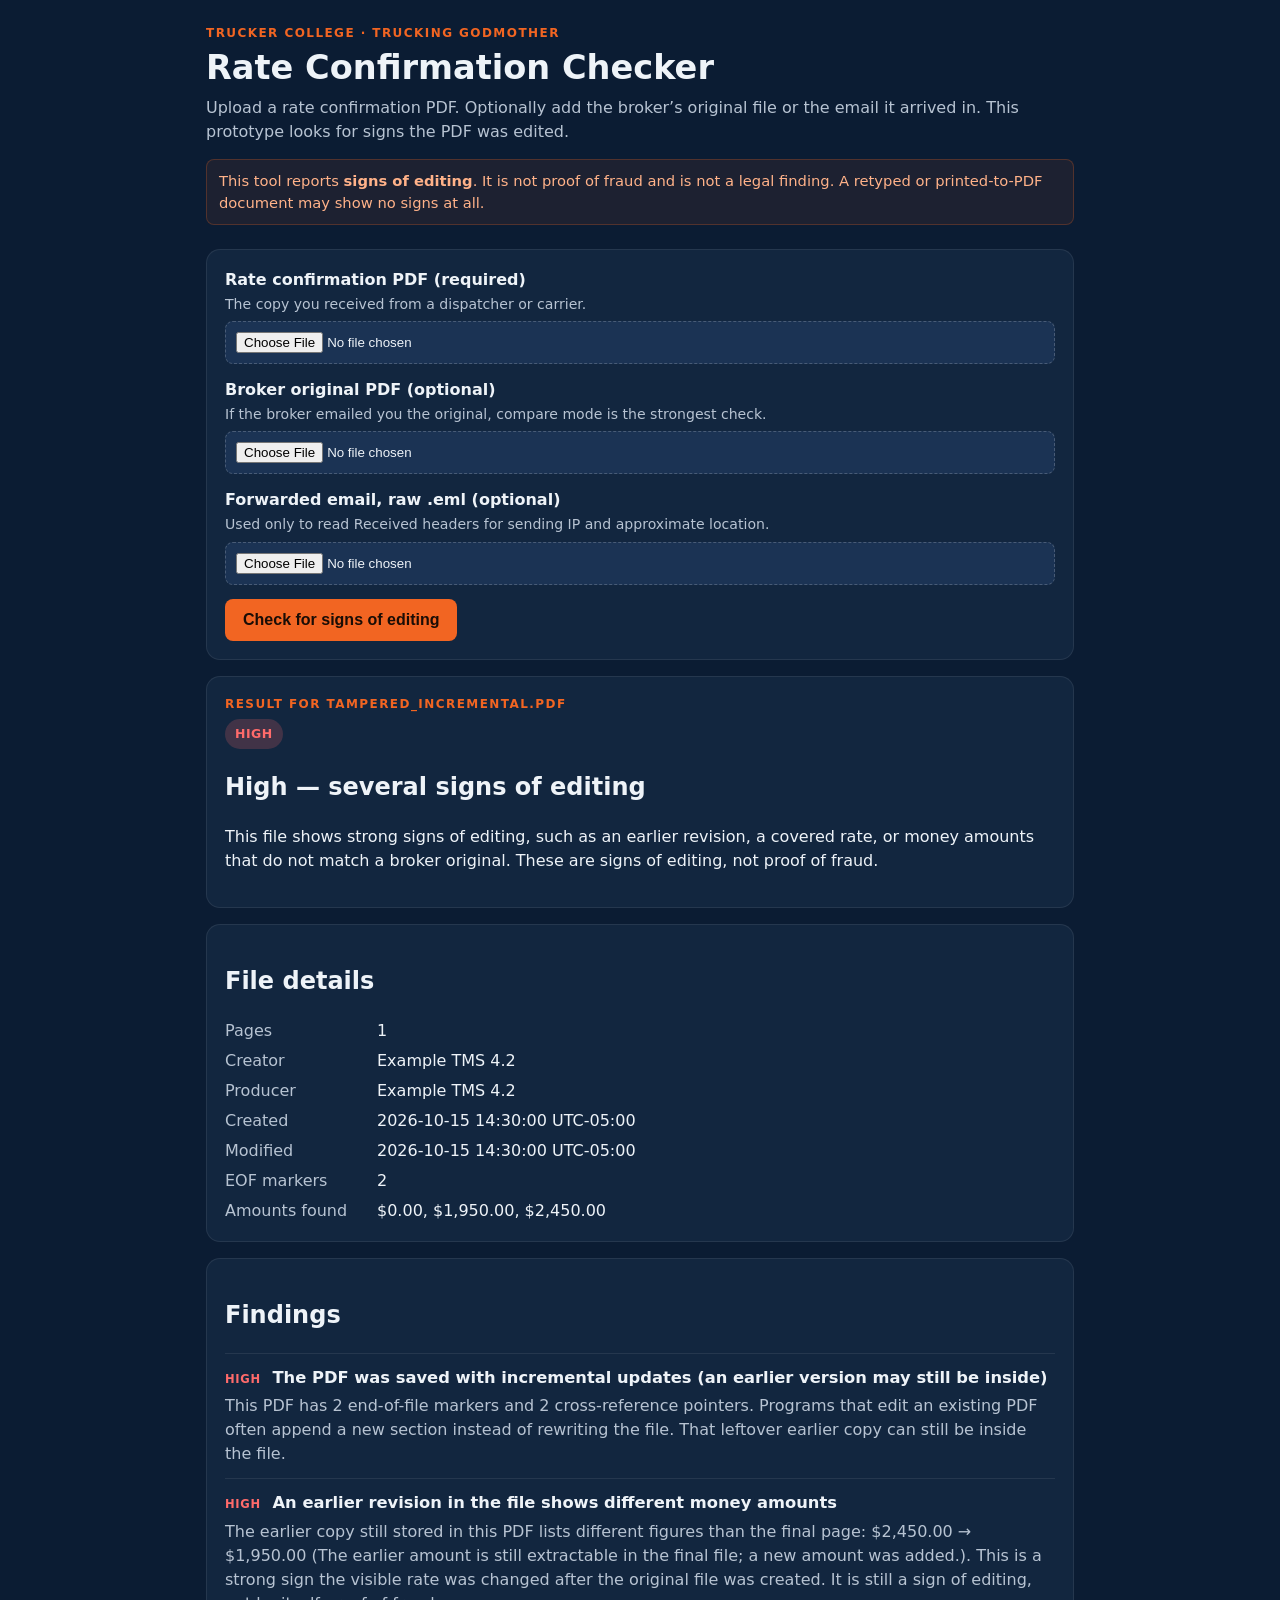
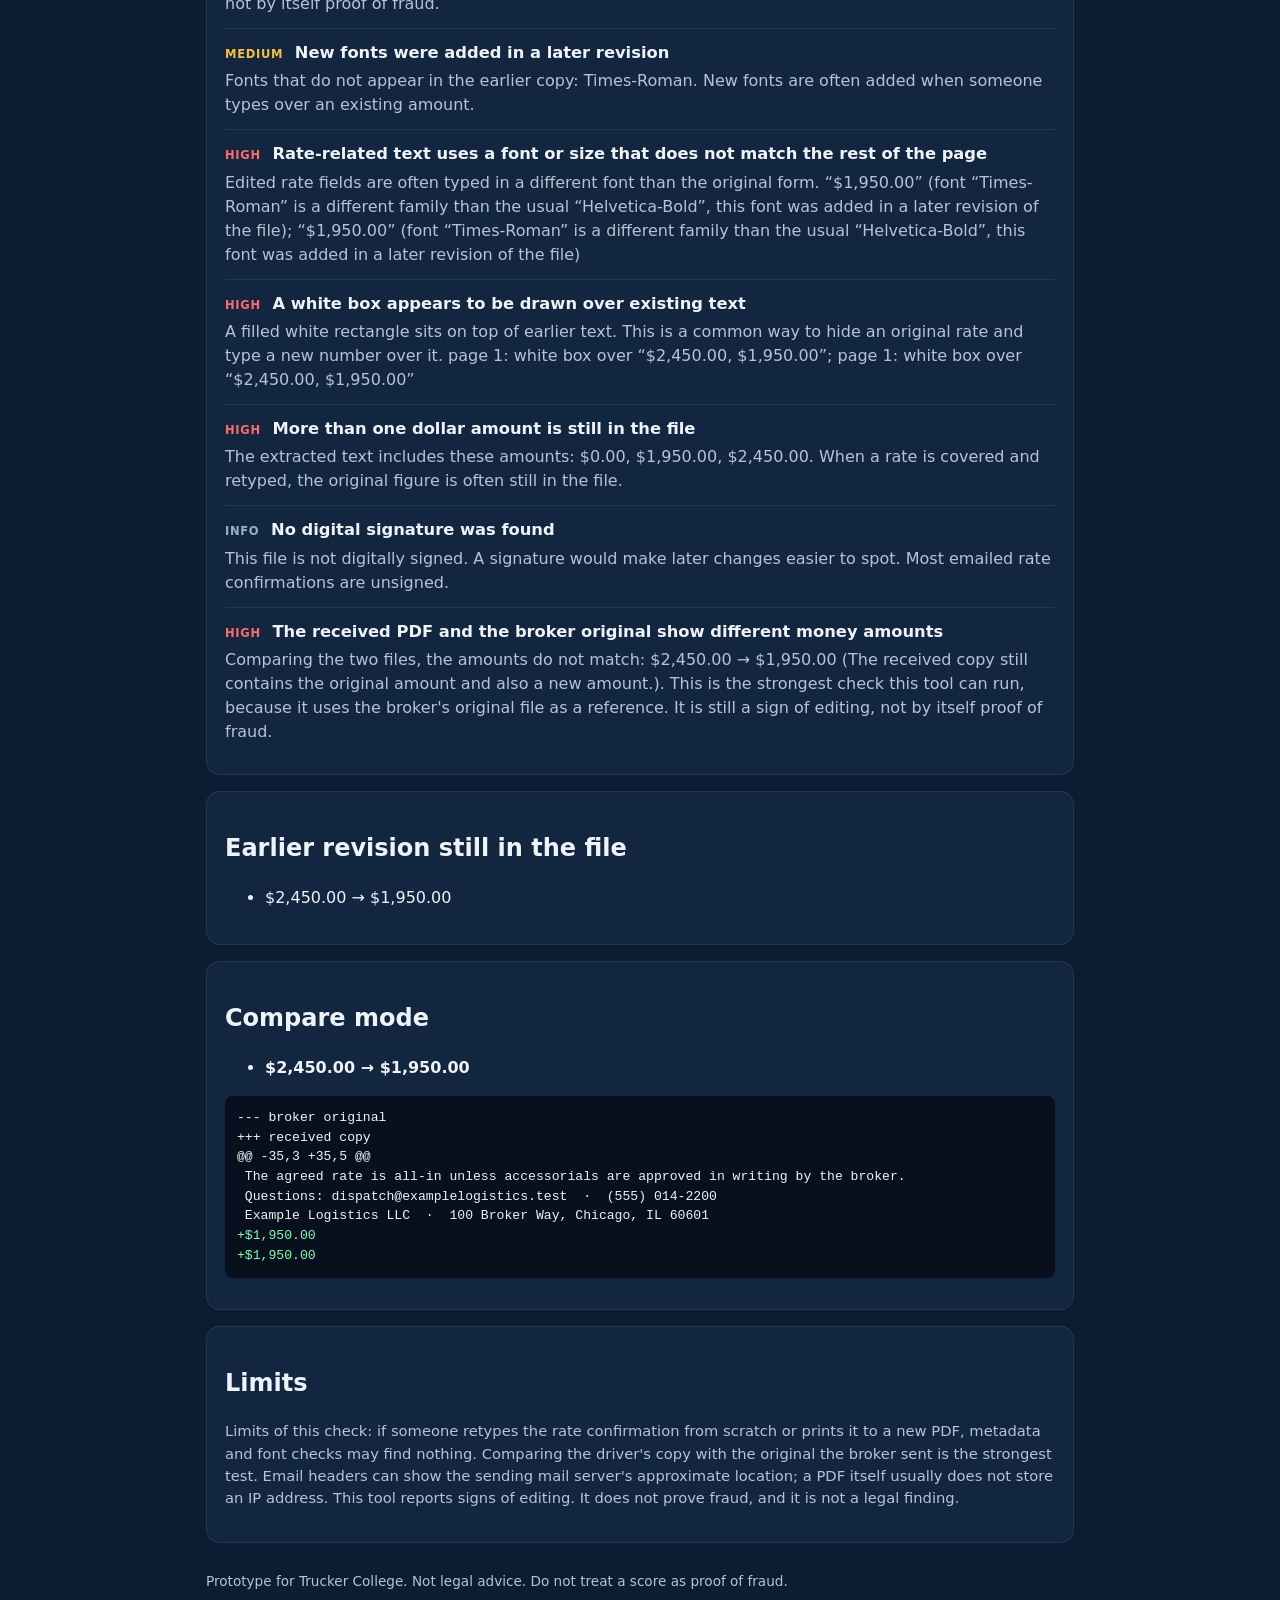
<file: samples/report_tampered_incremental.html>
<!DOCTYPE html>
<html lang="en">
<head>
  <meta charset="utf-8">
  <meta name="viewport" content="width=device-width, initial-scale=1">
  <title>Rate Confirmation Checker — Trucker College</title>
  <style>:root {
  --navy: #0b1c33;
  --navy-2: #12263f;
  --navy-3: #1b3354;
  --orange: #f26522;
  --orange-2: #ffb289;
  --cream: #f7f1e8;
  --text: #eef3f8;
  --muted: #b7c3d2;
  --line: rgba(255, 255, 255, 0.08);
  --high: #ff6b6b;
  --medium: #f5c042;
  --low: #7ec8e3;
  --none: #5bd38a;
  --info: #9bb0c7;
}

* { box-sizing: border-box; }
html, body { margin: 0; padding: 0; }
body {
  font-family: "Segoe UI", system-ui, -apple-system, sans-serif;
  background: radial-gradient(1200px 600px at 10% -10%, #1a3a66 0%, var(--navy) 45%), var(--navy);
  color: var(--text);
  min-height: 100vh;
  line-height: 1.5;
}

.wrap { max-width: 900px; margin: 0 auto; padding: 24px 16px 64px; }
header { margin-bottom: 24px; }
.eyebrow {
  color: var(--orange);
  letter-spacing: 0.12em;
  text-transform: uppercase;
  font-size: 0.75rem;
  font-weight: 700;
  margin: 0 0 6px;
}
h1 { margin: 0 0 8px; font-size: 1.8rem; line-height: 1.2; }
.lede { color: var(--muted); margin: 0 0 8px; }
.disclaimer {
  background: rgba(242, 101, 34, 0.08);
  border: 1px solid rgba(242, 101, 34, 0.25);
  color: var(--orange-2);
  padding: 10px 12px;
  border-radius: 8px;
  font-size: 0.92rem;
}

.card {
  background: var(--navy-2);
  border: 1px solid var(--line);
  border-radius: 14px;
  padding: 18px;
  margin: 16px 0;
}

label { display: block; font-weight: 600; margin-bottom: 6px; }
.hint { display: block; color: var(--muted); font-weight: 400; font-size: 0.88rem; margin-top: 2px; }
.field { margin-bottom: 14px; }
input[type=file] {
  width: 100%;
  padding: 10px;
  background: var(--navy-3);
  color: var(--text);
  border: 1px dashed rgba(255,255,255,0.2);
  border-radius: 8px;
}

button, .btn {
  background: var(--orange);
  color: #1a0d06;
  font-weight: 700;
  border: 0;
  border-radius: 8px;
  padding: 12px 18px;
  font-size: 1rem;
  cursor: pointer;
  width: 100%;
}
button:hover { filter: brightness(1.05); }

.error {
  background: rgba(255, 107, 107, 0.12);
  border: 1px solid var(--high);
  color: #ffd4d4;
  padding: 12px;
  border-radius: 8px;
}

.score {
  display: flex;
  gap: 16px;
  align-items: flex-start;
  flex-wrap: wrap;
}
.badge {
  display: inline-block;
  padding: 6px 10px;
  border-radius: 999px;
  font-weight: 800;
  text-transform: uppercase;
  font-size: 0.78rem;
  letter-spacing: 0.04em;
}
.badge.none { background: rgba(91, 211, 138, 0.2); color: var(--none); }
.badge.low { background: rgba(126, 200, 227, 0.2); color: var(--low); }
.badge.medium { background: rgba(245, 192, 66, 0.2); color: var(--medium); }
.badge.high { background: rgba(255, 107, 107, 0.2); color: var(--high); }

.finding { border-top: 1px solid var(--line); padding: 12px 0; }
.finding:first-child { border-top: 0; }
.finding h3 { margin: 0 0 4px; font-size: 1.02rem; }
.finding p { margin: 0; color: var(--muted); }
.sev { font-size: 0.72rem; text-transform: uppercase; letter-spacing: 0.06em; font-weight: 700; margin-right: 6px; }
.sev.high { color: var(--high); }
.sev.medium { color: var(--medium); }
.sev.low { color: var(--low); }
.sev.info { color: var(--info); }

dl { display: grid; grid-template-columns: 140px 1fr; gap: 6px 12px; margin: 0; }
dt { color: var(--muted); }
dd { margin: 0; }
.diff { background: #07101c; padding: 12px; overflow-x: auto; border-radius: 8px; font-size: 0.82rem; }
.diff .add { color: #7dffb3; }
.diff .del { color: #ff9b9b; }
.limits { color: var(--muted); font-size: 0.92rem; }
footer { color: var(--muted); font-size: 0.85rem; margin-top: 28px; }
a { color: var(--orange-2); }

@media (min-width: 700px) {
  button, .btn { width: auto; }
  h1 { font-size: 2.1rem; }
}
</style>
</head>
<body>
  <div class="wrap">
    <header>
      <p class="eyebrow">Trucker College · Trucking Godmother</p>
      <h1>Rate Confirmation Checker</h1>
      <p class="lede">Upload a rate confirmation PDF. Optionally add the broker’s original file or the email it arrived in. This prototype looks for signs the PDF was edited.</p>
      <p class="disclaimer">This tool reports <strong>signs of editing</strong>. It is not proof of fraud and is not a legal finding. A retyped or printed-to-PDF document may show no signs at all.</p>
    </header>

    <form class="card" action="/analyze" method="post" enctype="multipart/form-data">
      <div class="field">
        <label for="pdf">Rate confirmation PDF (required)
          <span class="hint">The copy you received from a dispatcher or carrier.</span>
        </label>
        <input id="pdf" name="pdf" type="file" accept=".pdf,application/pdf" required>
      </div>
      <div class="field">
        <label for="original">Broker original PDF (optional)
          <span class="hint">If the broker emailed you the original, compare mode is the strongest check.</span>
        </label>
        <input id="original" name="original" type="file" accept=".pdf,application/pdf">
      </div>
      <div class="field">
        <label for="email">Forwarded email, raw .eml (optional)
          <span class="hint">Used only to read Received headers for sending IP and approximate location.</span>
        </label>
        <input id="email" name="email" type="file" accept=".eml,.txt,message/rfc822">
      </div>
      <button type="submit">Check for signs of editing</button>
    </form>

    

    
      <section class="card" id="report">
        <div class="score">
          <div>
            <p class="eyebrow">Result for tampered_incremental.pdf</p>
            <span class="badge high">high</span>
            <h2>High — several signs of editing</h2>
            <p>This file shows strong signs of editing, such as an earlier revision, a covered rate, or money amounts that do not match a broker original. These are signs of editing, not proof of fraud.</p>
          </div>
        </div>
      </section>

      <section class="card">
        <h2>File details</h2>
        <dl>
          <dt>Pages</dt><dd>1</dd>
          <dt>Creator</dt><dd>Example TMS 4.2</dd>
          <dt>Producer</dt><dd>Example TMS 4.2</dd>
          <dt>Created</dt><dd>2026-10-15 14:30:00 UTC-05:00</dd>
          <dt>Modified</dt><dd>2026-10-15 14:30:00 UTC-05:00</dd>
          <dt>EOF markers</dt><dd>2</dd>
          <dt>Amounts found</dt>
          <dd>
            
              $0.00, $1,950.00, $2,450.00
            
          </dd>
        </dl>
      </section>

      <section class="card">
        <h2>Findings</h2>
        
          <div class="finding">
            <h3><span class="sev high">high</span> The PDF was saved with incremental updates (an earlier version may still be inside)</h3>
            <p>This PDF has 2 end-of-file markers and 2 cross-reference pointers. Programs that edit an existing PDF often append a new section instead of rewriting the file. That leftover earlier copy can still be inside the file.</p>
          </div>
        
          <div class="finding">
            <h3><span class="sev high">high</span> An earlier revision in the file shows different money amounts</h3>
            <p>The earlier copy still stored in this PDF lists different figures than the final page: $2,450.00 → $1,950.00 (The earlier amount is still extractable in the final file; a new amount was added.). This is a strong sign the visible rate was changed after the original file was created. It is still a sign of editing, not by itself proof of fraud.</p>
          </div>
        
          <div class="finding">
            <h3><span class="sev medium">medium</span> New fonts were added in a later revision</h3>
            <p>Fonts that do not appear in the earlier copy: Times-Roman. New fonts are often added when someone types over an existing amount.</p>
          </div>
        
          <div class="finding">
            <h3><span class="sev high">high</span> Rate-related text uses a font or size that does not match the rest of the page</h3>
            <p>Edited rate fields are often typed in a different font than the original form. “$1,950.00” (font “Times-Roman” is a different family than the usual “Helvetica-Bold”, this font was added in a later revision of the file); “$1,950.00” (font “Times-Roman” is a different family than the usual “Helvetica-Bold”, this font was added in a later revision of the file)</p>
          </div>
        
          <div class="finding">
            <h3><span class="sev high">high</span> A white box appears to be drawn over existing text</h3>
            <p>A filled white rectangle sits on top of earlier text. This is a common way to hide an original rate and type a new number over it. page 1: white box over “$2,450.00, $1,950.00”; page 1: white box over “$2,450.00, $1,950.00”</p>
          </div>
        
          <div class="finding">
            <h3><span class="sev high">high</span> More than one dollar amount is still in the file</h3>
            <p>The extracted text includes these amounts: $0.00, $1,950.00, $2,450.00. When a rate is covered and retyped, the original figure is often still in the file.</p>
          </div>
        
          <div class="finding">
            <h3><span class="sev info">info</span> No digital signature was found</h3>
            <p>This file is not digitally signed. A signature would make later changes easier to spot. Most emailed rate confirmations are unsigned.</p>
          </div>
        
          <div class="finding">
            <h3><span class="sev high">high</span> The received PDF and the broker original show different money amounts</h3>
            <p>Comparing the two files, the amounts do not match: $2,450.00 → $1,950.00 (The received copy still contains the original amount and also a new amount.). This is the strongest check this tool can run, because it uses the broker&#39;s original file as a reference. It is still a sign of editing, not by itself proof of fraud.</p>
          </div>
        
      </section>

      
      <section class="card">
        <h2>Earlier revision still in the file</h2>
        <ul>
          
            <li>$2,450.00 → $1,950.00</li>
          
        </ul>
      </section>
      

      
      <section class="card">
        <h2>Compare mode</h2>
        
          <ul>
            
              <li><strong>$2,450.00 → $1,950.00</strong></li>
            
          </ul>
        
        
          <pre class="diff">--- broker original
+++ received copy
@@ -35,3 +35,5 @@
 The agreed rate is all-in unless accessorials are approved in writing by the broker.
 Questions: dispatch@examplelogistics.test  ·  (555) 014-2200
 Example Logistics LLC  ·  100 Broker Way, Chicago, IL 60601
<span class="add">+$1,950.00</span>
<span class="add">+$1,950.00</span>
</pre>
        
      </section>
      

      

      <section class="card">
        <h2>Limits</h2>
        <p class="limits">Limits of this check: if someone retypes the rate confirmation from scratch or prints it to a new PDF, metadata and font checks may find nothing. Comparing the driver&#39;s copy with the original the broker sent is the strongest test. Email headers can show the sending mail server&#39;s approximate location; a PDF itself usually does not store an IP address. This tool reports signs of editing. It does not prove fraud, and it is not a legal finding.</p>
      </section>
    

    <footer>
      Prototype for Trucker College. Not legal advice. Do not treat a score as proof of fraud.
    </footer>
  </div>
</body>
</html>
</file>
